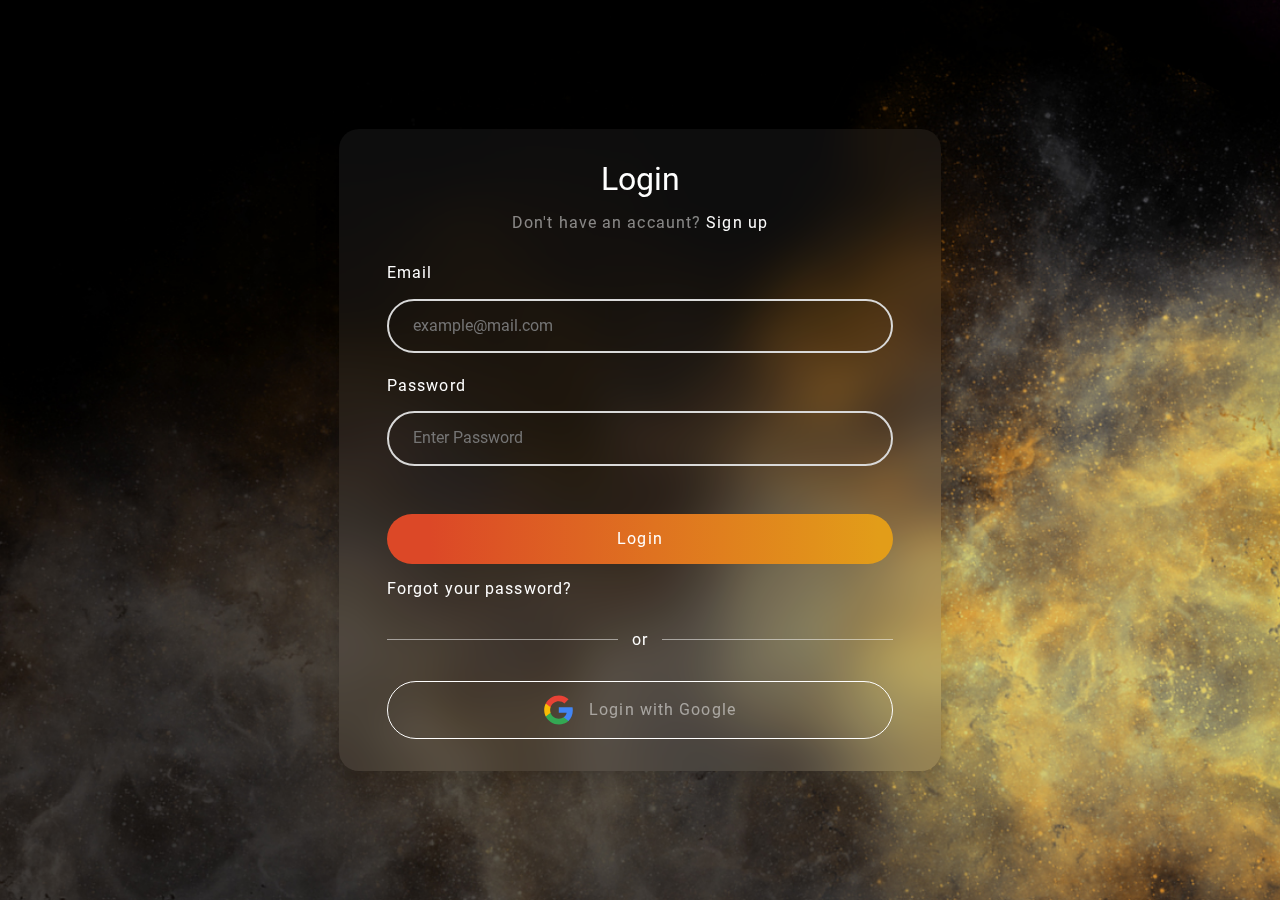
<file: pages/login/index.html>
<!DOCTYPE html>
<html lang="en">

<head>
    <meta charset="UTF-8">
    <meta http-equiv="X-UA-Compatible" content="IE=edge">
    <meta name="viewport" content="width=device-width, initial-scale=1.0">
    <meta name="description" content="Digitalgov Innovation Hub - bu tajribaliIT-mutaxassislar jamoasi. Kompaniya o‘z faoliyati davomida har qanday loyihani ilg‘or xorijiy mamlakatlar tajribasi va innovatsion texnologiyalarga asoslangan yechimlar asosida amalga oshirishni ustuvor vazifa deb hisoblaydi.">
    <title>DigitalGov | Innovation Hub</title>
    <link rel="shortcut icon" href="../../assets/images/favicon.svg" type="image/x-icon">
    <link rel="stylesheet" href="../../assets/normalize/normalize.css">
    <link rel="stylesheet" href="../../assets/normalize/standard.css">
    <link rel="stylesheet" href="style.css">
</head>

<body>
    <div class="login-form">
        <div class="login-form-container">
            <div class="login-title-container">
                <div class="login-title">Login</div>
                <div class="login-sub">
                    Don't have an accaunt? <a class="signup-link" href="../signup/index.html">Sign up</a>
                </div>
            </div>

            <form class="form" action="/action_page.php" method="post">
                <label for="email">Email</label>
                <input type="text" placeholder="example@mail.com" name="email" required>

                <label for="password">Password</label>
                <input type="password" placeholder="Enter Password" name="password" required>

                <button class="login-submit-button" type="submit">Login</button>

                <a class="signup-link" href="">Forgot your password?</a>
            </form>

            <div>
                <div class="login-form-or-text">or</div>
            </div>

            <a class="login-with-google-button" href="">
                <img src="../../assets/images/google.svg" alt="google">
                <div class="google-text">Login with Google</div>
            </a>
        </div>
    </div>
</body>

</html>
</file>
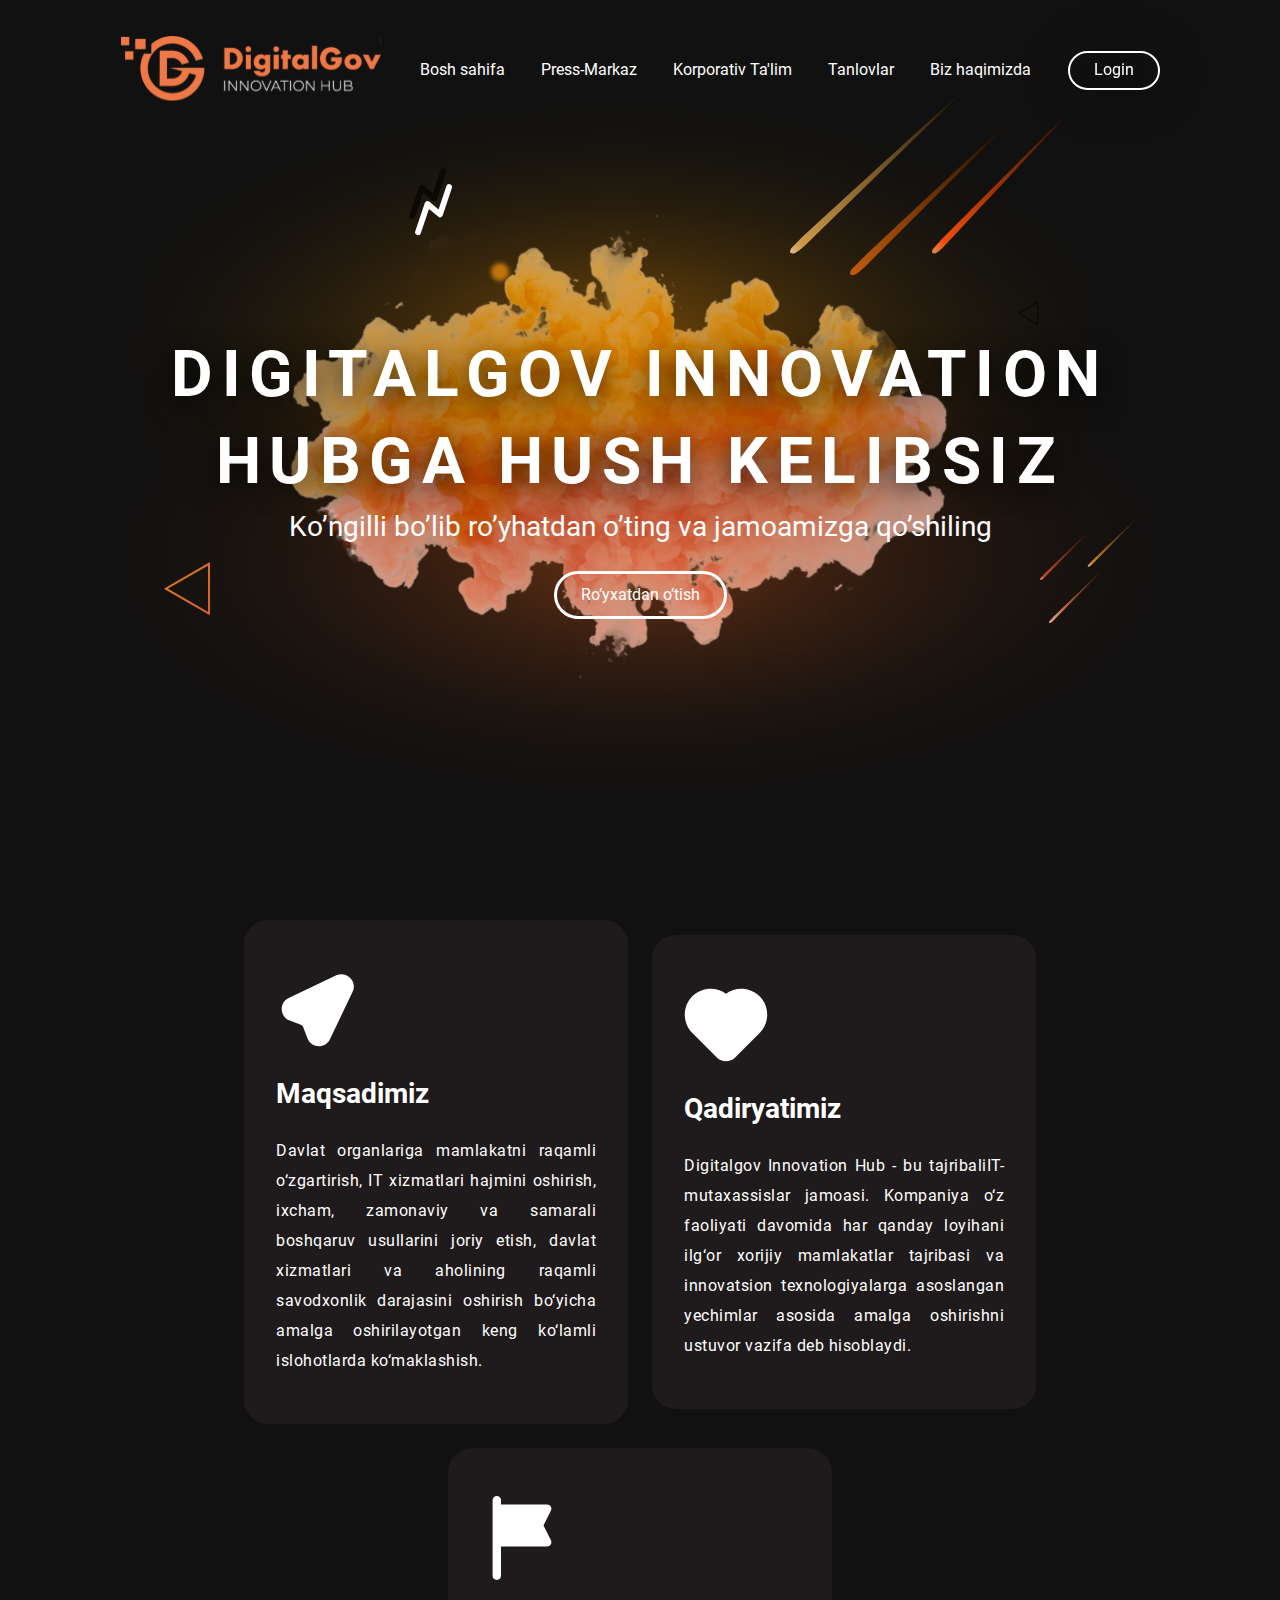
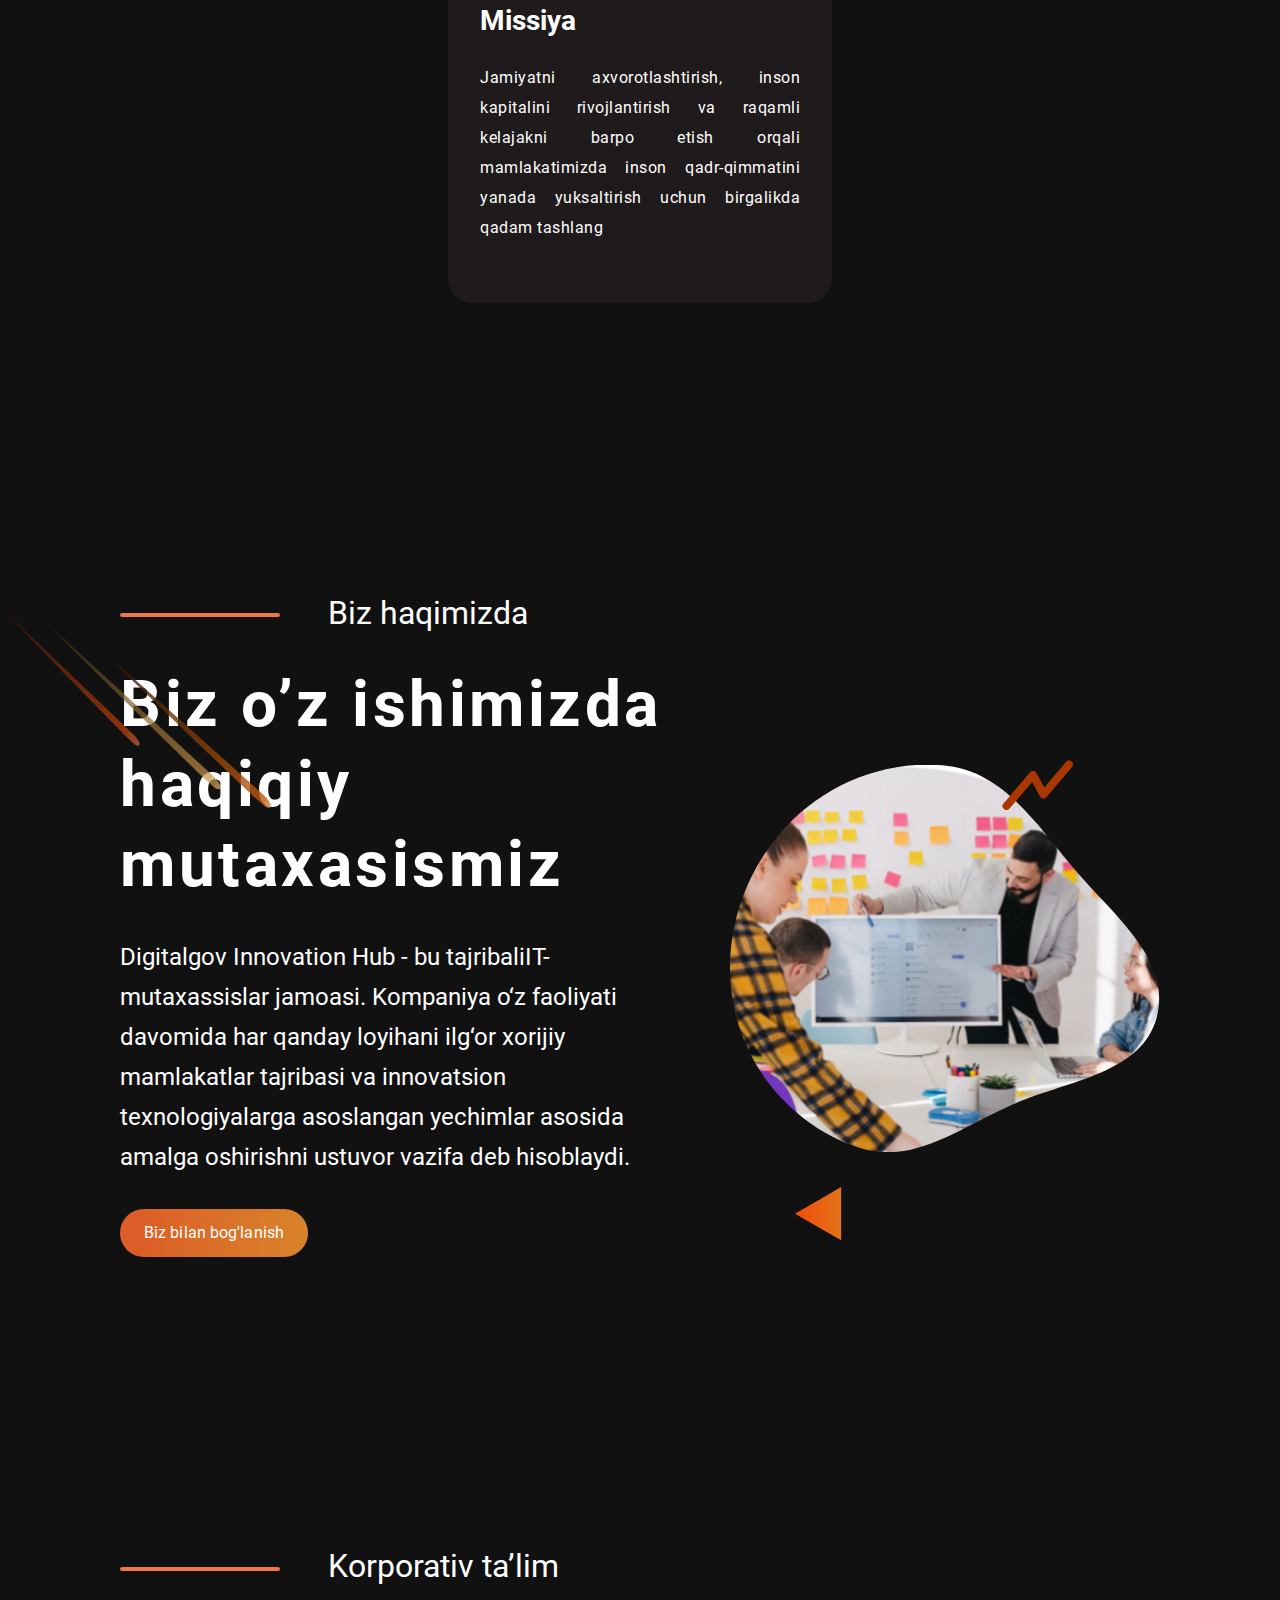
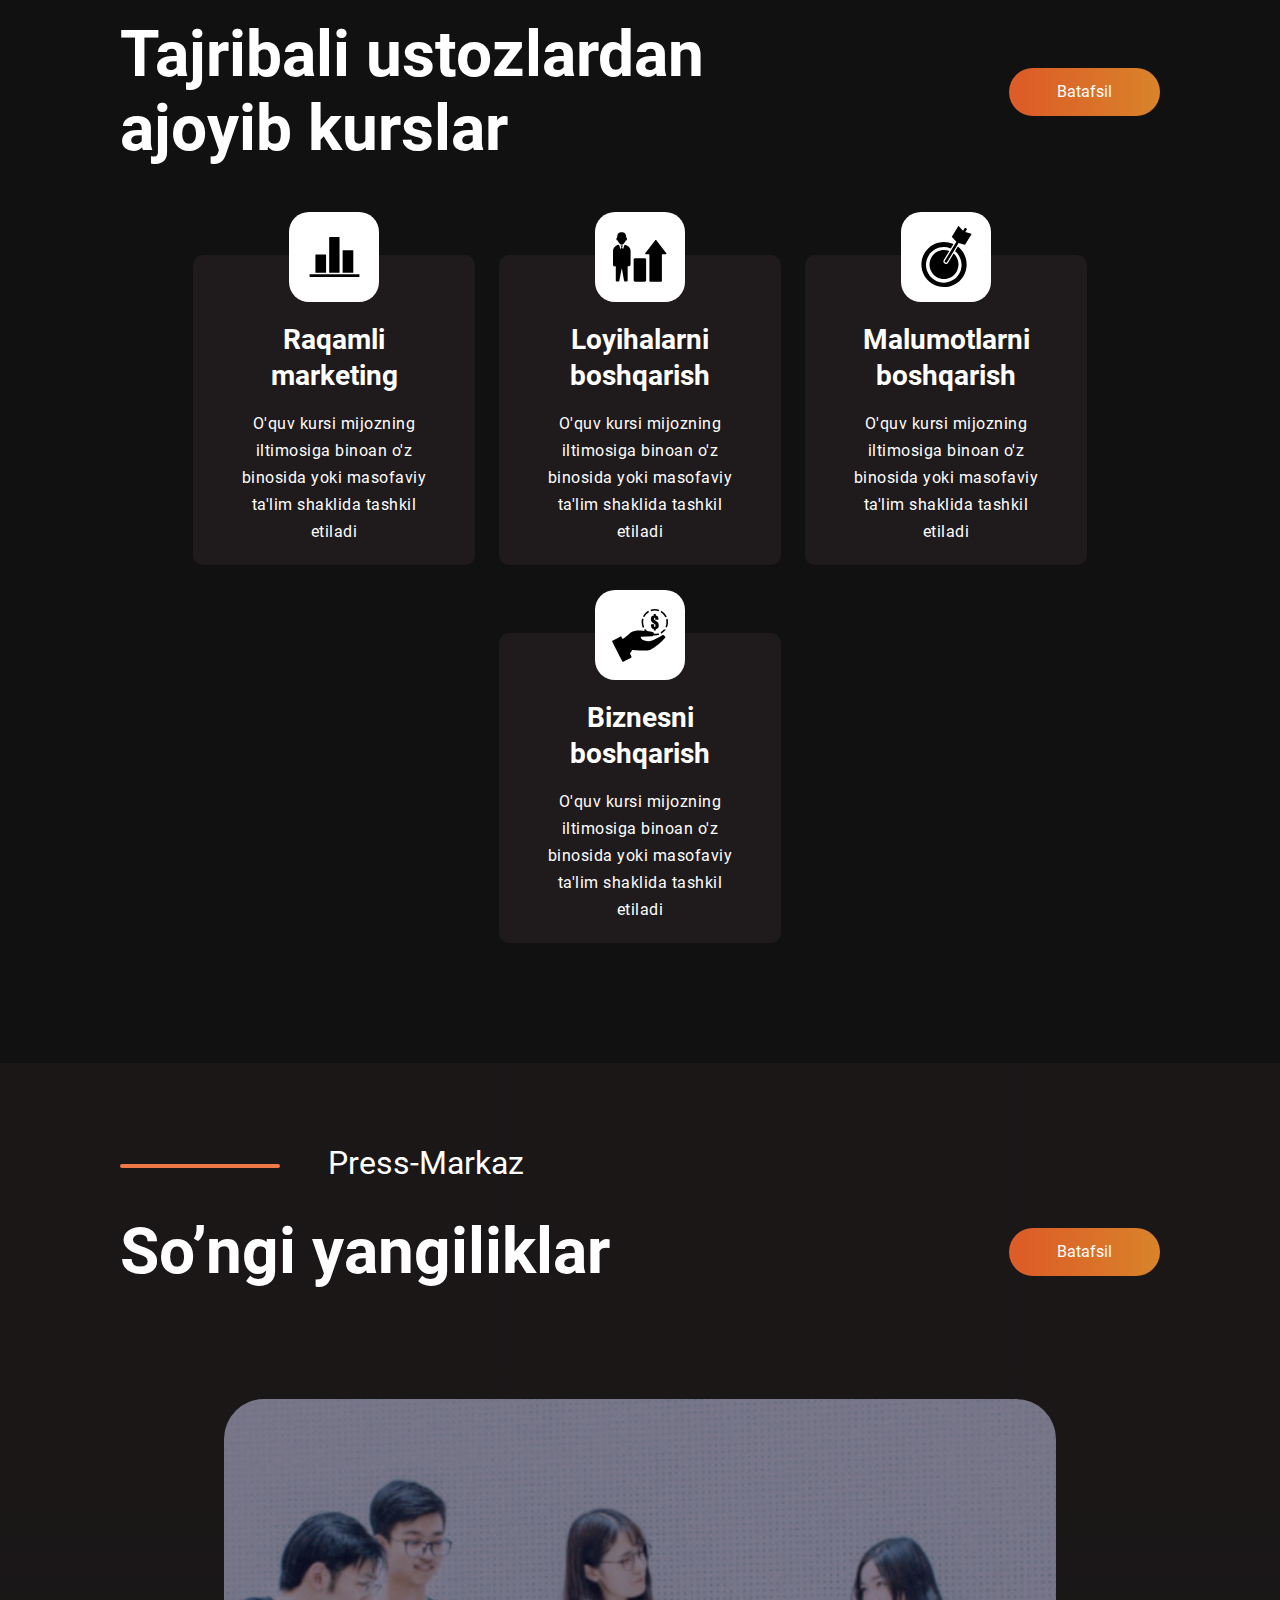
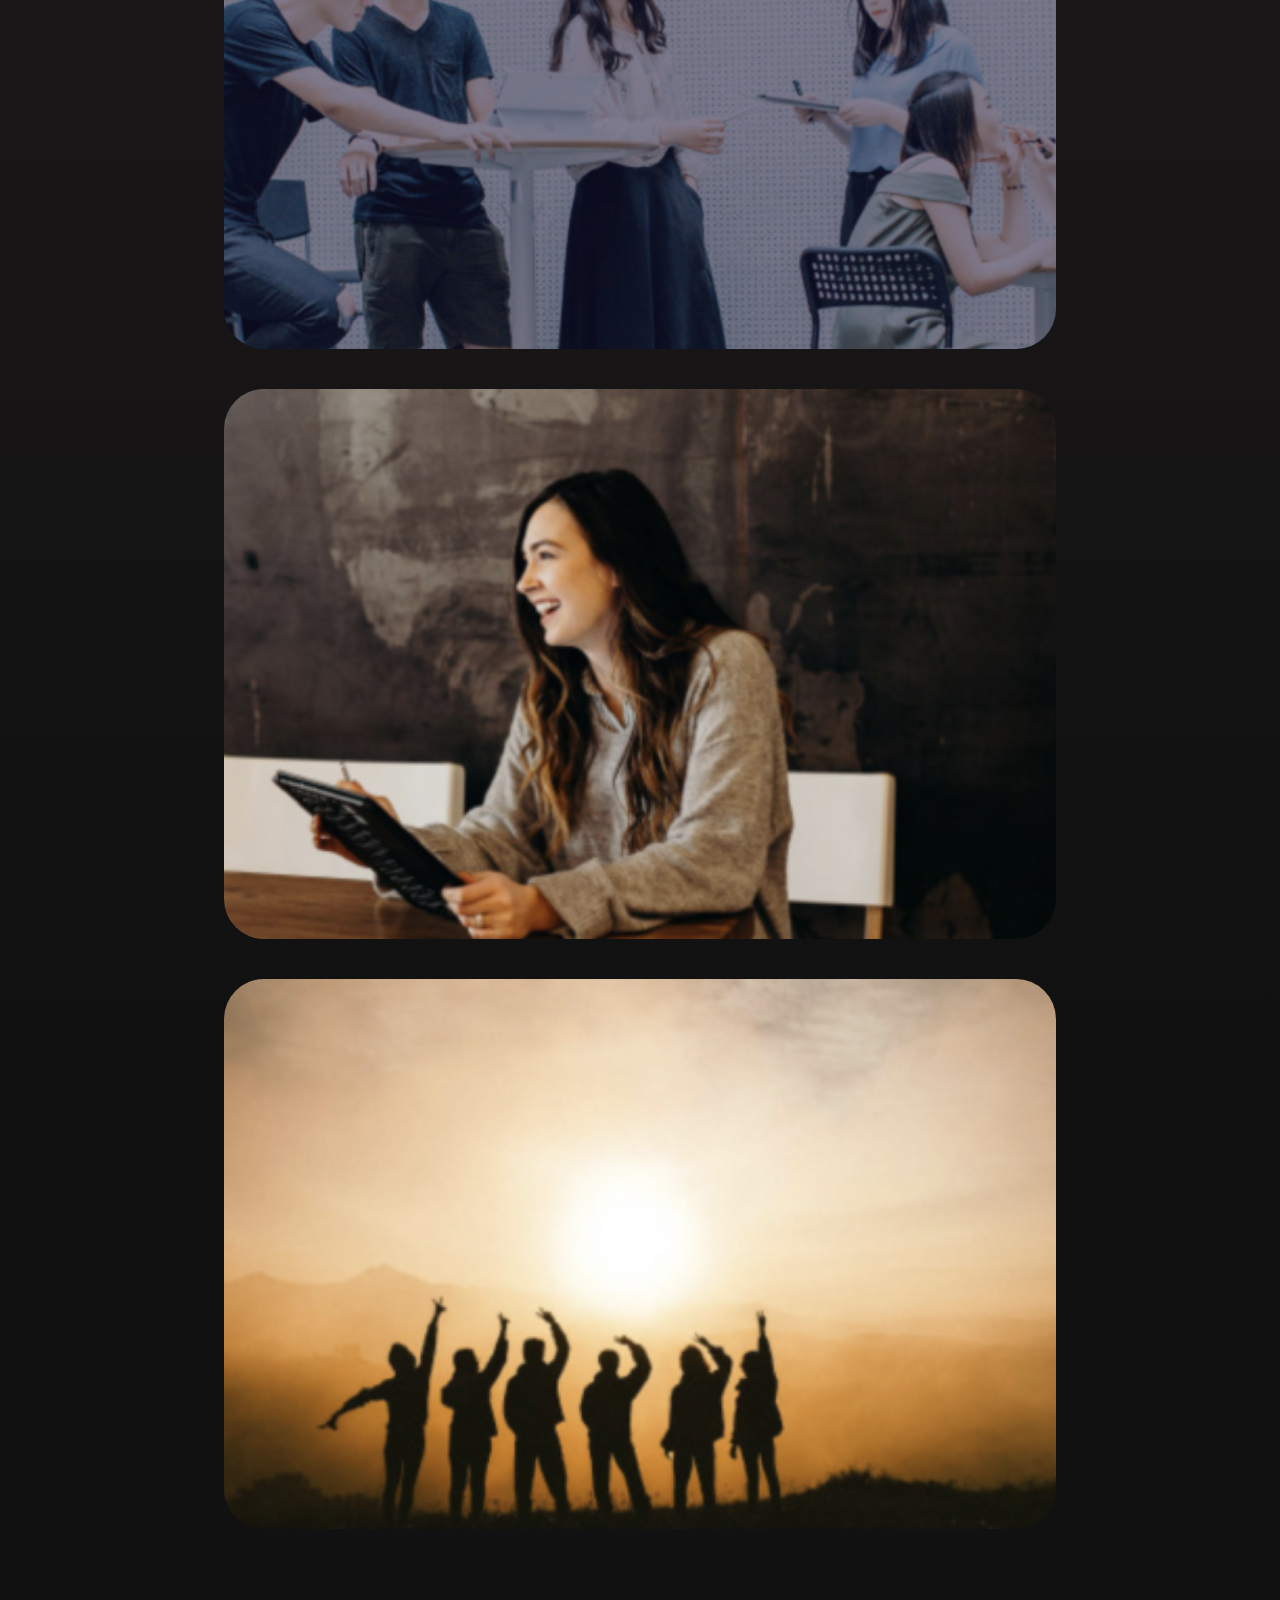
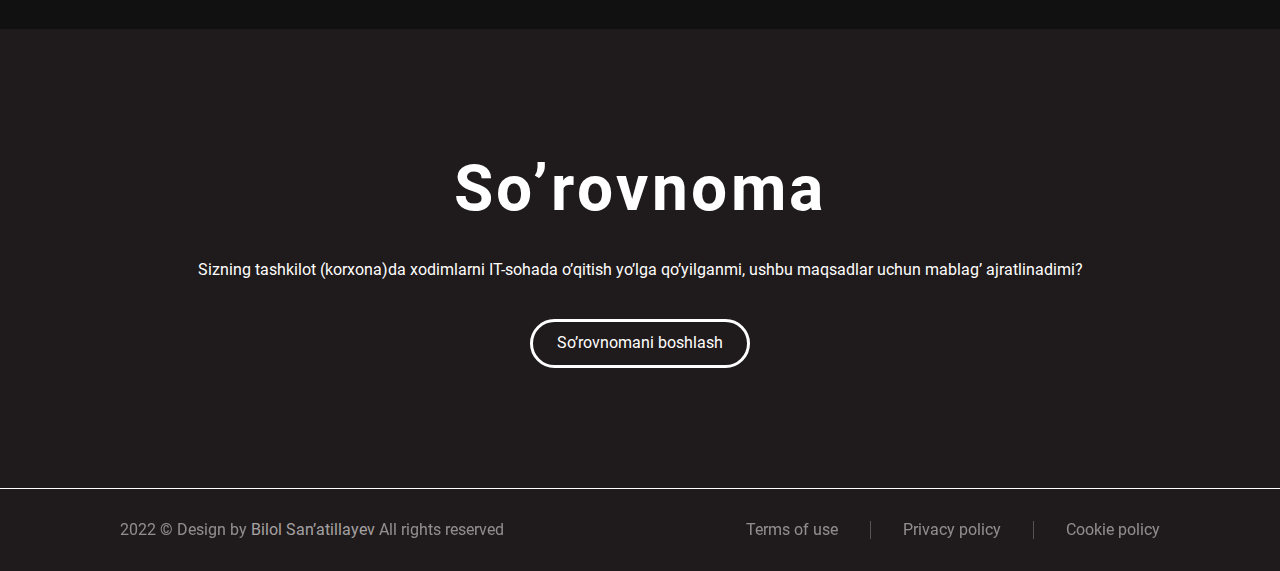
<file: pages/main/index.html>
<!DOCTYPE html>
<html lang="en">
  <head>
    <meta charset="UTF-8" />
    <meta http-equiv="X-UA-Compatible" content="IE=edge" />
    <meta name="viewport" content="width=device-width, initial-scale=1.0" />
    <meta
      name="description"
      content="Digitalgov Innovation Hub - bu tajribaliIT-mutaxassislar jamoasi. Kompaniya o‘z faoliyati davomida har qanday loyihani ilg‘or xorijiy mamlakatlar tajribasi va innovatsion texnologiyalarga asoslangan yechimlar asosida amalga oshirishni ustuvor vazifa deb hisoblaydi."
    />
    <title>DigitalGov | Innovation Hub</title>
    <link
      rel="shortcut icon"
      href="../../assets/images/favicon.svg"
      type="image/x-icon"
    />
    <link rel="stylesheet" href="../../assets/normalize/normalize.css" />
    <link rel="stylesheet" href="../../assets/normalize/standard.css" />
    <link rel="stylesheet" href="style.css" />
    <link rel="stylesheet" href="decorations.css" />
  </head>

  <body>
    <!-- ======== Welcome section ======== -->
    <section class="">
      <div class="welcome-section">
        <div class="welcome-header">
          <div class="welcome-logo">
            <a href="#">
              <img
                width="262"
                height="64.5"
                src="../../assets/images/logo.svg"
                alt="logo"
              />
            </a>
          </div>

          <div class="welcome-nav-items">
            <a class="welcome-nav-item" href="#">Bosh sahifa</a>
            <a class="welcome-nav-item" href="#press-center">Press-Markaz</a>
            <a class="welcome-nav-item" href="#tutor">Korporativ Ta'lim</a>
            <a class="welcome-nav-item" href="#">Tanlovlar</a>
            <a class="welcome-nav-item" href="#about">Biz haqimizda</a>
          </div>

          <a class="welcome-login-button" href="../login/index.html"> Login </a>
          <!-- when logged in -->
          <!--
                    <a class="welcome-user-icon" href="#">
                        <svg class="user-icon-svg">
                            <use xlink:href="../../assets/images/user-icon.svg#userlink"/>
                        </svg>
                    </a>
                -->
        </div>

        <div class="welcome-main-title">
          <div class="welcome-title">
            DIGITALGOV INNOVATION HUBGA HUSH KELIBSIZ
          </div>
          <div class="welcome-sub">
            Ko’ngilli bo’lib ro’yhatdan o’ting va jamoamizga qo’shiling
          </div>
          <a class="welcome-register-button">Ro’yxatdan o’tish</a>
        </div>

        <!-- decorations -->
        <img
          class="decoration-one"
          src="../../assets/images/decoration.svg "
          alt=" "
        />
        <img
          class="decoration-two"
          src="../../assets/images/decoration-two.svg "
          alt=" "
        />
        <img
          class="decoration-four"
          src="../../assets/images/decoration-four.svg "
          alt=" "
        />
        <img
          class="decoration-five"
          src="../../assets/images/decoration-five.svg "
          alt=" "
        />
        <img
          class="decoration-six"
          src="../../assets/images/decoration-six.svg "
          alt=" "
        />
        <img
          class="decoration-ten"
          src="../../assets/images/decoration-ten.svg "
          alt=" "
        />
        <img
          class="decoration-eleven"
          src="../../assets/images/decoration-eleven.svg "
          alt=" "
        />

        <div class="welcome-cards-container">
          <div class="welcome-card">
            <div class="welcome-card-icon">
              <img
                width="84 "
                height="84 "
                src="../../assets/images/location.svg "
                alt=" "
              />
            </div>
            <div class="welcome-card-title">Maqsadimiz</div>
            <div class="welcome-card-text">
              Davlat organlariga mamlakatni raqamli o‘zgartirish, IT xizmatlari
              hajmini oshirish, ixcham, zamonaviy va samarali boshqaruv
              usullarini joriy etish, davlat xizmatlari va aholining raqamli
              savodxonlik darajasini oshirish bo‘yicha amalga oshirilayotgan
              keng ko‘lamli islohotlarda ko‘maklashish.
            </div>
          </div>
          <div class="welcome-card">
            <div class="welcome-card-icon">
              <img
                width="84 "
                height="84 "
                src="../../assets/images/heart.svg "
                alt=" "
              />
            </div>
            <div class="welcome-card-title">Qadiryatimiz</div>
            <div class="welcome-card-text">
              Digitalgov Innovation Hub - bu tajribaliIT-mutaxassislar jamoasi.
              Kompaniya o‘z faoliyati davomida har qanday loyihani ilg‘or
              xorijiy mamlakatlar tajribasi va innovatsion texnologiyalarga
              asoslangan yechimlar asosida amalga oshirishni ustuvor vazifa deb
              hisoblaydi.
            </div>
          </div>
          <div class="welcome-card">
            <div class="welcome-card-icon">
              <img
                width="84 "
                height="84 "
                src="../../assets/images/flag.svg "
                alt="flag "
              />
            </div>
            <div class="welcome-card-title">Missiya</div>
            <div class="welcome-card-text">
              Jamiyatni axvorotlashtirish, inson kapitalini rivojlantirish va
              raqamli kelajakni barpo etish orqali mamlakatimizda inson
              qadr-qimmatini yanada yuksaltirish uchun birgalikda qadam tashlang
            </div>
          </div>
        </div>
      </div>
    </section>

    <!-- ======== About section ======== -->
    <section id="about " class=" ">
      <div class="about-section">
        <div class="section-title">Biz haqimizda</div>

        <div class="about-container">
          <div class="about-text">
            <div class="about-title">
              Biz o’z ishimizda haqiqiy mutaxasismiz
            </div>
            <div class="about-text">
              Digitalgov Innovation Hub - bu tajribaliIT-mutaxassislar jamoasi.
              Kompaniya o‘z faoliyati davomida har qanday loyihani ilg‘or
              xorijiy mamlakatlar tajribasi va innovatsion texnologiyalarga
              asoslangan yechimlar asosida amalga oshirishni ustuvor vazifa deb
              hisoblaydi.
            </div>
            <a class="section-button">Biz bilan bog'lanish</a>
          </div>
          <div class="about-img">
            <img
              width="430 "
              height="406.5 "
              src="../../assets/images/about.svg "
              alt=" "
            />
          </div>
        </div>

        <!-- decorations -->
        <img
          class="decoration-seven"
          src="../../assets/images/decoration-seven.svg "
          alt=" "
        />
        <img
          class="decoration-eight"
          src="../../assets/images/decoration-eight.svg "
          alt=" "
        />
        <img
          class="decoration-nine"
          src="../../assets/images/decoration-nine.svg "
          alt=" "
        />
      </div>
    </section>

    <!-- ======== Tutor section ======== -->
    <section id="tutor " class=" ">
      <div class="tutor-section">
        <div class="section-title">Korporativ ta’lim</div>

        <div class="tutor-title-and-button">
          <div class="tutor-title">Tajribali ustozlardan ajoyib kurslar</div>
          <a class="section-button tutor-button" href="# ">Batafsil</a>
        </div>

        <div class="tutor-cards-section">
          <div class="tutor-card">
            <div class="tutor-card-logo">
              <img
                width="51 "
                height="41 "
                src="../../assets/images/marketing.svg "
                alt="marketing "
              />
            </div>
            <div class="tutor-card-title">Raqamli marketing</div>
            <div class="tutor-card-text">
              O'quv kursi mijozning iltimosiga binoan o'z binosida yoki
              masofaviy ta'lim shaklida tashkil etiladi
            </div>
          </div>
          <div class="tutor-card">
            <div class="tutor-card-logo">
              <img
                width="54.5 "
                height="50 "
                src="../../assets/images/increase.svg "
                alt="increase "
              />
            </div>
            <div class="tutor-card-title">Loyihalarni boshqarish</div>
            <div class="tutor-card-text">
              O'quv kursi mijozning iltimosiga binoan o'z binosida yoki
              masofaviy ta'lim shaklida tashkil etiladi
            </div>
          </div>
          <div class="tutor-card">
            <div class="tutor-card-logo">
              <img
                width="51 "
                height="62 "
                src="../../assets/images/goal.svg "
                alt="goal "
              />
            </div>
            <div class="tutor-card-title">Malumotlarni boshqarish</div>
            <div class="tutor-card-text">
              O'quv kursi mijozning iltimosiga binoan o'z binosida yoki
              masofaviy ta'lim shaklida tashkil etiladi
            </div>
          </div>
          <div class="tutor-card">
            <div class="tutor-card-logo">
              <img
                width="56 "
                height="53 "
                src="../../assets/images/raise.svg "
                alt="raise "
              />
            </div>
            <div class="tutor-card-title">Biznesni boshqarish</div>
            <div class="tutor-card-text">
              O'quv kursi mijozning iltimosiga binoan o'z binosida yoki
              masofaviy ta'lim shaklida tashkil etiladi
            </div>
          </div>
        </div>
      </div>
    </section>

    <!-- ======== Press-center section ======== -->
    <section id="press-center " class=" ">
      <div class="press-center-section">
        <div class="section-title">Press-Markaz</div>

        <div class="press-center-title-and-button">
          <div class="press-center-title">So’ngi yangiliklar</div>
          <a class="section-button press-center-button" href="# ">Batafsil</a>
        </div>
        <div class="press-cards-main-container">
          <div class="press-card press1">
            <div class="content">
              Davlat tashkilotlari xodimlari uchun IT sohada korporativ ta’lim
              qanchalik muhim...
            </div>
          </div>
          <div class="press-cards-inner-container">
            <div class="press-card press2">
              <div class="content">
                Davlat tashkilotlari xodimlari uchun IT sohada korporativ ta’lim
                qanchalik muhim...
              </div>
            </div>
            <div class="press-card press3">
              <div class="content">
                Davlat tashkilotlari xodimlari uchun IT sohada korporativ ta’lim
                qanchalik muhim...
              </div>
            </div>
          </div>
        </div>
      </div>
    </section>

    <!-- ======== Footer section ======== -->
    <footer class=" ">
      <div class="footer-section">
        <div class="footer-container">
          <div class="footer-title">So’rovnoma</div>
          <div class="footer-text">
            Sizning tashkilot (korxona)da xodimlarni IT-sohada oʼqitish yoʼlga
            qoʼyilganmi, ushbu maqsadlar uchun mablagʼ ajratlinadimi?
          </div>
          <a class="footer-button">So’rovnomani boshlash</a>
          <!-- Popup -->
          <div class="overlay" onclick="welcomeBackFnc()"></div>
          <div class="welcome-register-popup">
            <div class="welcome-register-back-btn" onclick="welcomeBackFnc()">
              <img src="../../assets/images/icons8-close.svg " alt="photo " />
            </div>
            <div class="welcome-register-popup-text">Registration form</div>
            <form action="">
              <div class="welcome-register-inputs">
                <div class="input-discription">
                  Ismingiz<input
                    placeholder="John"
                    type="text"
                    class="welcome-register-input"
                  />
                </div>
                <div class="input-discription">
                  Familiyangiz<input
                    placeholder="Jones"
                    type="text"
                    class="welcome-register-input"
                  />
                </div>
                <div class="input-discription">
                  Region ID<input
                    placeholder="12"
                    type="text"
                    class="welcome-register-input"
                  />
                </div>
                <div class="input-discription">
                  O'quvchilar soni<input
                    placeholder="25"
                    type="text"
                    class="welcome-register-input"
                  />
                </div>
                <div class="input-discription">
                  Elektron po'chtangiz<input
                    placeholder="Johnjones@gmailcom"
                    type="email"
                    class="welcome-register-input"
                  />
                </div>
                <div class="input-discription">
                  Telefon raqamingiz<input
                    placeholder="+998 (9X)-XXX-XX-XX"
                    type="text"
                    class="welcome-register-input"
                  />
                </div>

                <div class="input-discription person-type">
                  <div class="selecotr-item">
                    <input
                      type="radio"
                      id="radio1"
                      name="selector"
                      class="selector-item_radio"
                      checked
                    />
                    <label for="radio1" class="selector-item_label"
                      >Individual</label
                    >
                  </div>
                  <div class="selecotr-item">
                    <input
                      type="radio"
                      id="radio2"
                      name="selector"
                      class="selector-item_radio"
                    />
                    <label for="radio2" class="selector-item_label"
                      >Business</label
                    >
                  </div>
                </div>
            </div>
            <button class="welcome-register-inputs-btn">Submit</button>
            </form>

          </div>
          <!-- Popup -->
        </div>
      </div>
      <div class="footer-copyright-container">
        <div class="footer-copyright">
          <span>2022 © Design by</span>
          <a class="copyright-creator" href="https://t.me/sanatillayev "
            >Bilol San’atillayev</a
          >
          <span> All rights reserved</span>
        </div>
        <div class="footer-links">
          <a class="footer-link" href="# ">Terms of use</a>
          <a class="footer-link footer-links-borders" href="# "
            >Privacy policy</a
          >
          <a class="footer-link" href="# ">Cookie policy</a>
        </div>
      </div>
    </footer>

    <script src="./script.js "></script>
  </body>
</html>
</file>
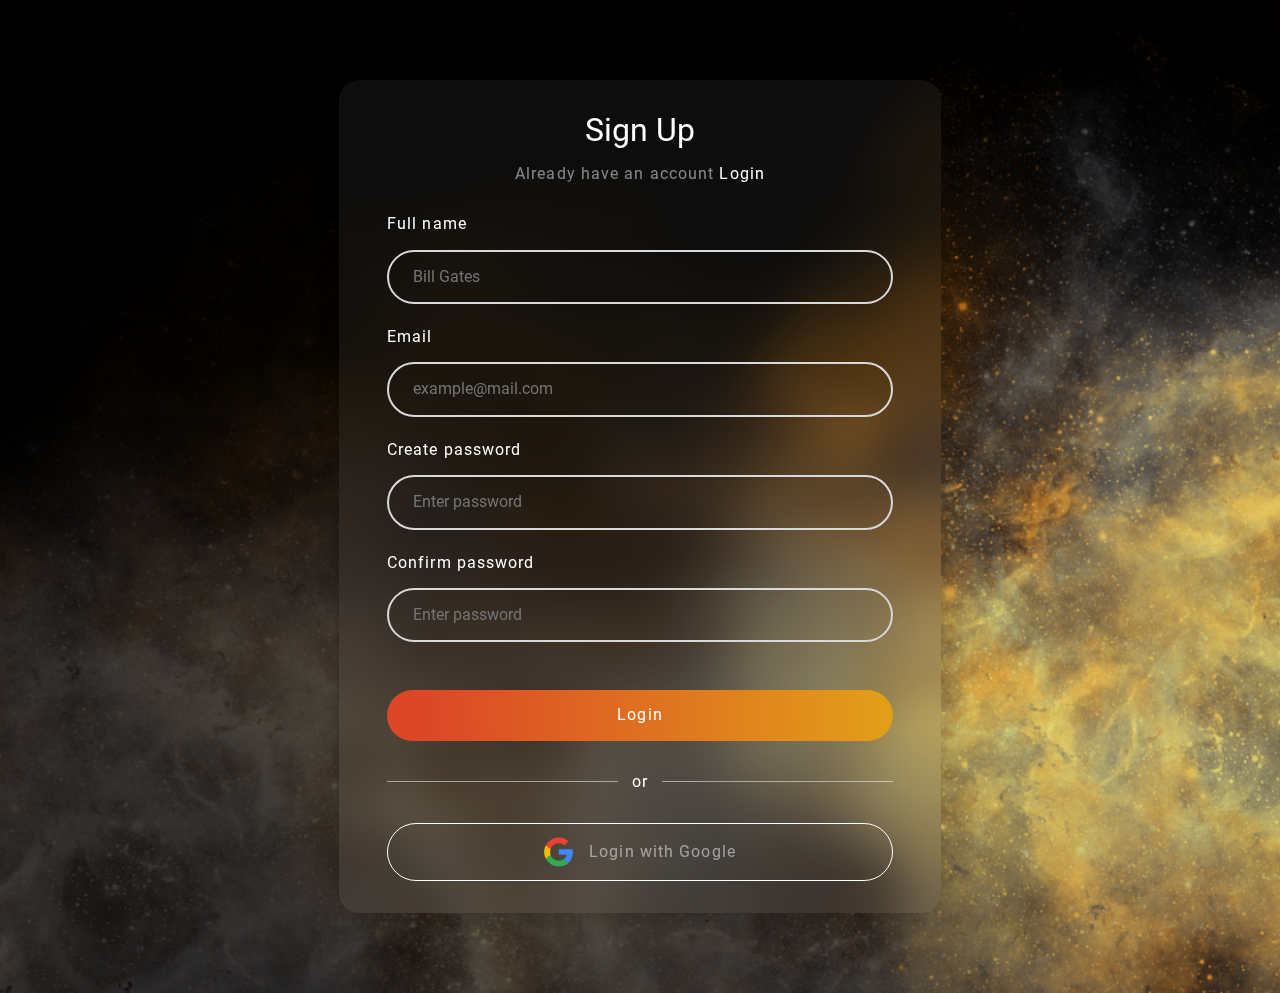
<file: pages/signup/index.html>
<!DOCTYPE html>
<html lang="en">

<head>
    <meta charset="UTF-8">
    <meta http-equiv="X-UA-Compatible" content="IE=edge">
    <meta name="viewport" content="width=device-width, initial-scale=1.0">
    <meta name="description" content="Digitalgov Innovation Hub - bu tajribaliIT-mutaxassislar jamoasi. Kompaniya o‘z faoliyati davomida har qanday loyihani ilg‘or xorijiy mamlakatlar tajribasi va innovatsion texnologiyalarga asoslangan yechimlar asosida amalga oshirishni ustuvor vazifa deb hisoblaydi.">
    <title>DigitalGov | Innovation Hub</title>
    <link rel="shortcut icon" href="../../assets/images/favicon.svg" type="image/x-icon">
    <link rel="stylesheet" href="../../assets/normalize/normalize.css">
    <link rel="stylesheet" href="../../assets/normalize/standard.css">
    <link rel="stylesheet" href="style.css">
</head>

<body>
    <div class="login-form">
        <div class="login-form-container">
            <div class="login-title-container">
                <div class="login-title">Sign Up</div>
                <div class="login-sub">
                    Already have an account <a class="signup-link" href="../login/index.html">Login</a>
                </div>
            </div>

            <form class="form" action="/action_page.php" method="post">
                <label for="fullname">Full name</label>
                <input autocomplete="off" type="text" placeholder="Bill Gates" name="fullname" required>
                <label for="email">Email</label>
                <input autocomplete="off" type="text" placeholder="example@mail.com" name="email" required>

                <label for="password">Create password</label>
                <input autocomplete="off" type="password" placeholder="Enter password" name="password" required>
                <label for="password">Confirm password</label>
                <input autocomplete="off" type="password" placeholder="Enter password" name="password" required>

                <button class="login-submit-button" type="submit">Login</button>
            </form>

            <div>
                <div class="login-form-or-text">or</div>
            </div>

            <a class="login-with-google-button" href="">
                <img src="../../assets/images/google.svg" alt="google">
                <div class="google-text">Login with Google</div>
            </a>
        </div>
    </div>
</body>

</html>
</file>
<file: assets/normalize/standard.css>
/* ======== Fonts ======== */

@font-face {
    font-family: roboto300;
    src: local('sans-serif'), url(../fonts/Roboto-Thin.ttf);
    font-display: swap;
}

@font-face {
    font-family: roboto400;
    src: local('sans-serif'), url(../fonts/Roboto-Regular.ttf);
    font-display: swap;
}

@font-face {
    font-family: roboto500;
    src: local('sans-serif'), url(../fonts/Roboto-Medium.ttf);
    font-display: swap;
}

@font-face {
    font-family: roboto700;
    src: local('sans-serif'), url(../fonts/Roboto-Bold.ttf);
    font-display: swap;
}


/* ======== Colors ======== */

:root {
    --primary: #AA3600;
    --on-primary: #ffffff;
    --on-background: #1F1A1B;
    --on-surface: #1F1A1B;
    --shadow: #000000;
}


/* ======== Styles ======== */

* {
    color: #ffffff;
    font-family: roboto400;
    scroll-behavior: smooth;
}

html {
    box-sizing: border-box;
    background-color: #111111;
}

html::-webkit-scrollbar {
    display: none;
    /* overflow-x: hidden; */
}

section {
    margin-inline: auto;
    padding-inline: 120px;
    max-width: 1440px;
    padding-top: 80px;
}


/* top of the page, no need for padding-top */

section:first-child {
    padding-top: 0;
}

section:nth-child(5) {
    padding-inline: 0;
}

a {
    text-decoration: none;
}

.section-title {
    font-family: roboto400;
    font-size: 32px;
    line-height: 40px;
    letter-spacing: 0em;
    text-align: left;
    margin-bottom: 32px;
}

.section-title:before {
    content: "";
    display: inline-block;
    width: 160px;
    vertical-align: middle;
    border-bottom: 4px solid #EE7846;
    border-radius: 2px;
    margin-right: 48px;
}

.section-button {
    text-decoration: none;
    display: block;
    width: fit-content;
    padding: 12px 24px;
    background: linear-gradient(90deg, #DC5D27 7.89%, #D88D2B 122.81%);
    border-radius: 52px;
    font-family: roboto400;
    font-size: 16px;
    letter-spacing: 0.1px;
    line-height: 24px;
    transition: all 0.2s;
}

.section-button:hover {
    background: linear-gradient(83.88deg, #C5450F 11.23%, #C64810 71.96%, #DB681C 108.43%, #D87E2B 164.65%);
    box-shadow: 0px 3px 26px rgba(241, 77, 8, 0.35);
    border-color: none;
    transform: translateY(-2px);
}

.section-button:active {
    box-shadow: none;
    transform: translateY(3px);
}
</file>
<file: pages/login/style.css>
body {
    background-image: url(../../assets/images/login-bg.png);
    background-repeat: no-repeat;
    background-position: center;
    background-size: cover;
    width: 100vw;
    height: 100vh;
    display: grid;
    place-items: center;
}

.login-form {
    padding: 32px 48px;
    background: rgba(255, 255, 255, 0.05);
    box-shadow: 0px 4px 24px -1px rgba(0, 0, 0, 0.2);
    backdrop-filter: blur(20px);
    border-radius: 20px;
}

.login-form-container {
    display: flex;
    flex-direction: column;
    gap: 32px;
}

.login-title-container {
    display: flex;
    flex-direction: column;
    justify-content: center;
    align-items: center;
    gap: 16px;
}

.login-title {
    font-size: 32px;
}

.login-sub {
    color: rgba(255, 255, 255, 0.5);
    letter-spacing: 1.1px;
}

.signup-link {
    letter-spacing: 1.1px;
    color: #fff;
    display: inline-block;
    position: relative;
    width: max-content;
}

.signup-link:after {
    content: '';
    position: absolute;
    width: 100%;
    transform: scaleX(0);
    height: 1px;
    bottom: -2px;
    left: 0;
    background-color: #ffffff;
    transform-origin: bottom right;
    transition: transform 0.25s ease-out;
}

.signup-link:hover:after {
    transform: scaleX(1);
    transform-origin: bottom left;
}

.form {
    display: flex;
    flex-direction: column;
}

label {
    letter-spacing: 1.1px;
    margin-bottom: 16px;
}

input {
    width: 454px;
    background-color: transparent;
    border: 2px solid #D9D9D9;
    border-radius: 40px;
    padding: 16px 24px;
    margin-bottom: 24px;
}

.login-submit-button {
    border: none;
    padding-block: 16px;
    width: 100%;
    background: linear-gradient(88.64deg, #DC4827 8.59%, #E29D19 97.16%);
    border-radius: 52px;
    letter-spacing: 1.1px;
    margin-bottom: 16px;
    margin-top: 24px;
    cursor: pointer;
    transition: all 0.2s;
}

.login-submit-button:hover {
    background: linear-gradient(83.88deg, #C5450F 11.23%, #C64810 71.96%, #DB681C 108.43%, #D87E2B 164.65%);
    /* 2 */
    box-shadow: 0px 3px 26px rgba(241, 77, 8, 0.35);
    transform: translateY(-2px);
}

.login-submit-button:active {
    box-shadow: none;
    transform: translateY(2px);
}

.login-form-or-text {
    display: flex;
    flex-direction: row;
    letter-spacing: 1.1px;
    user-select: none;
}

.login-form-or-text:before,
.login-form-or-text:after {
    content: "";
    flex: 1 1;
    border-bottom: 1px solid rgba(255, 255, 255, 0.5);
    margin: auto;
}

.login-form-or-text:before {
    margin-right: 14px
}

.login-form-or-text:after {
    margin-left: 14px
}

.login-with-google-button {
    display: flex;
    justify-content: center;
    align-items: center;
    gap: 16px;
    border: 1px solid #ffffff;
    border-radius: 52px;
    padding-block: 13px;
    letter-spacing: 1.1px;
    transition: all 0.2s;
}

.login-with-google-button div {
    color: rgba(255, 255, 255, 0.5);
}

.login-with-google-button:hover {
    padding-block: 11px;
    border: 3px solid;
    transform: translateY(-1px);
}

.login-with-google-button:active {
    transform: translateY(1px);
}

.google-text {
    transition: all 0.2s;
}

.login-with-google-button:hover .google-text {
    color: #fff;
}

@media only screen and (max-width: 767px) {
    .login-form {
        padding: 24px 32px;
    }
    input {
        width: 350px;
    }
}

@media only screen and (max-width: 600px) {
    .login-form {
        padding: 24px 32px;
    }
    input {
        width: 250px;
    }
}

@media only screen and (max-width: 400px) {
    .login-form {
        padding: 16px 24px;
    }
    input {
        width: 200px;
    }
}
</file>
<file: pages/main/style.css>
/* ======== Welcome section ======== */

section:first-child {
    background-image: url(../../assets/images/welcome-bg.svg);
    background-position: top 0px left 50%;
    background-repeat: no-repeat;
}

.welcome-section {
    padding-bottom: 210px;
}

.welcome-header {
    display: flex;
    padding-top: 36px;
    align-items: center;
    justify-content: space-between;
}

.welcome-nav-items {
    display: flex;
}

.welcome-nav-item,
.welcome-user-icon {
    padding: 18px;
    transition: 0.2s;
}

.welcome-nav-item {
    text-decoration: none;
    width: max-content;
}

.user-icon-svg {
    width: 28px;
    height: 28px;
    stroke: #ffffff;
    transition: all 0.2s;
}

.welcome-nav-item:hover {
    color: #DB6728;
}

.user-icon-svg:hover {
    stroke: #DB6728;
}

.welcome-user-icon:hover .user-icon-svg {
    stroke: #DB6728;
}

.welcome-login-button {
    padding: 8px 24px;
    border: 2px solid #ffffff;
    border-radius: 52px;
    border: 2px solid #FFFFFF;
    filter: drop-shadow(0px 2px 23px #000000);
    transition: all 0.2s;
}

.welcome-login-button:hover {
    background: linear-gradient(83.88deg, #C5450F 11.23%, #C64810 71.96%, #DB681C 108.43%, #D87E2B 164.65%);
    box-shadow: 0px 3px 26px rgba(241, 77, 8, 0.35);
    border-color: transparent;
    transform: translateY(-2px);
}

.welcome-login-button:active {
    box-shadow: none;
    transform: translateY(3px);
}

.welcome-main-title {
    min-height: 740px;
    display: flex;
    justify-content: center;
    align-items: center;
    flex-direction: column;
}

.welcome-title {
    font-family: roboto700;
    font-size: 64px;
    font-weight: 700;
    line-height: 87px;
    letter-spacing: 8.5px;
    text-align: center;
    max-width: 950px;
    margin-bottom: 4px;
    z-index: 1;
    text-shadow: -1px 6px 27px rgba(0, 0, 0, 0.79);
}

.welcome-sub {
    font-size: 28px;
    font-weight: 400;
    line-height: 36px;
    letter-spacing: 0em;
    text-align: center;
    margin-bottom: 26px;
}

.welcome-register-button {
    display: block;
    text-decoration: none;
    padding: 12px 24px;
    border: 3px solid #ffffff;
    border-radius: 52px;
    transition: 0.2s;
}

.welcome-register-button:hover {
    background: linear-gradient(83.88deg, #C5450F 11.23%, #C64810 71.96%, #DB681C 108.43%, #D87E2B 164.65%);
    box-shadow: 0px 3px 26px rgba(241, 77, 8, 0.35);
    border-color: transparent;
    border-inline: none;
    transform: translateY(-2px);
}

.welcome-register-button:active {
    box-shadow: none;
    transform: translateY(3px);
}


/* welcome-register popup */

.overlay {
    display: none;
    top: 0;
    left: 0;
    position: fixed;
    background-color: #000000aa;
    opacity: 0;
    width: 100vw;
    height: 100vh;
    animation: welcomeoverlay 0.4s forwards;
    transition-timing-function: ease-out;
    z-index: 4;
    cursor: pointer;
}

@keyframes welcomeoverlay {
    from {
        opacity: 0;
    }
    to {
        opacity: 1;
    }
}

.welcome-register-popup {
    position: fixed;
    top: 20vh;
    display: none;
    width: 60vw;
    z-index: 5;
    animation: mymove 0.4s forwards;
    transition-timing-function: ease-out;
    background-color: #C64810;
    border-radius: 20px;
    background: rgba(255, 255, 255, 0.05);
    box-shadow: 0px 4px 24px -1px rgb(0 0 0 / 20%);
    backdrop-filter: blur(20px);
    border-radius: 20px;
    text-align: center;
}

@keyframes mymove {
    from {
        top: 50%;
    }
    to {
        top: 10vh;
    }
}

.welcome-register-back-btn {
    text-align: end;
}

.welcome-register-back-btn img {
    width: 20px;
    height: 20px;
    border-radius: 50%;
    transition: 0.5s;
    position: absolute;
    top: 1rem;
    right: 1rem;
    cursor: pointer;
}

.welcome-register-popup-text {
    margin-top: 25px;
    font-family: roboto700;
    font-size: 2rem;
    font-weight: 700;
    text-align: center;
    max-width: 404px;
    margin-inline: auto;
}


/* --------------- */

.welcome-register-popup-blanks {
    display: flex;
    flex-direction: column;
    justify-content: center;
    align-items: center;
    margin: 0 auto;
    width: 40%;
    background-color: rgb(31, 26, 27);
    border-radius: 20px;
    padding: 25px;
    background-position: top 202px left 45%;
    z-index: 6;
}

.welcome-register-inputs {
    display: flex;
    align-items: center;
    justify-content: center;
    flex-wrap: wrap;
    gap: 25px;
    margin: 25px 0;
}

.input-discription {
    display: flex;
    flex-direction: column;
    justify-content: start;
    align-items: flex-start;
}

.welcome-register-input {
    border: 2px solid rgb(255, 255, 255);
    color: rgb(255, 255, 255);
    background-color: rgba(255, 255, 255, 0);
    font-size: 20px;
    padding: 10px 40px;
    border-radius: 52px;
    transition: 0.2s;
    margin-top: 7px;
}

.welcome-register-input:hover {
    cursor: pointer;
}

.welcome-register-input:focus {
    transform: translateY(-3px);
    box-shadow: rgba(0, 0, 0, 0.5) 0px 10px 36px 0px, rgba(0, 0, 0, 0.4) 0px 0px 0px 1px;
    outline: 0;
    cursor: text;
}

.welcome-register-input::placeholder {
    color: rgb(149, 149, 149);
}

.welcome-register-inputs-btn {
    padding: 10px 50px;
    font-size: 20px;
    background-color: #ffffff00;
    border: 2px solid #ffffff;
    border-radius: 52px;
    transition: 0.2s;
    margin-bottom: 25px;
}

.welcome-register-inputs-btn:hover {
    background: linear-gradient(83.88deg, #C5450F 11.23%, #C64810 71.96%, #DB681C 108.43%, #D87E2B 164.65%);
    box-shadow: 3px 3px 26px rgba(241, 77, 8, 0.35);
    border-color: transparent;
    transform: translateY(-2px);
}

.person-type {
    display: flex;
    flex-direction: row;
    gap: 30px;
    color: rgb(255, 255, 255);
    transition: 0.2s;
    padding: 10px;
    margin-top: 25px;
}


/* 

.person-type input {
    position: absolute;
    opacity: 0;
    cursor: pointer;
    height: 0;
    width: 0;
} */

:root {
    --white: #fff;
    --smoke-white: #f1f3f5;
    --blue: #4169e1;
}

.selector {
    position: relative;
    width: 60%;
    background-color: var(--smoke-white);
    height: 80px;
    display: flex;
    justify-content: space-around;
    align-items: center;
    border-radius: 9999px;
    box-shadow: 0 0 16px rgba(0, 0, 0, .2);
}

.selecotr-item {
    position: relative;
    flex-basis: calc(70% / 3);
    height: 100%;
    display: flex;
    justify-content: center;
    align-items: center;
}

.selector-item_radio {
    appearance: none;
    display: none;
}

.selector-item_label {
    position: relative;
    height: 59%;
    width: 100%;
    text-align: center;
    border-radius: 40px;
    padding: 0 20px;
    line-height: 298%;
    font-weight: 500;
    transition-duration: .5s;
    transition-property: transform, color, box-shadow;
    transform: none;
    box-shadow: 0 0 4px rgba(0, 0, 0, .5), 0 2px 4px rgba(0, 0, 0, .5);
    cursor: pointer;
}

.selector-item_radio:checked+.selector-item_label {
    border: 2px solid white;
    color: var(--white);
    box-shadow: 0 0 4px rgba(0, 0, 0, .5), 0 2px 4px rgba(0, 0, 0, .5);
    transform: translateY(-2px);
}

@media (max-width:480px) {
    .selector {
        width: 90%;
    }
}

.person-type-text {}


/* welcome-register popup */

.welcome-cards-container {
    display: flex;
    justify-content: center;
    align-items: center;
    gap: 24px;
    flex-wrap: wrap;
    margin-top: -110px;
}

.welcome-card {
    display: flex;
    flex-direction: column;
    padding: 48px 32px;
    width: 320px;
    min-height: 359px;
    background-color: #1F1A1B;
    border-radius: 24px;
    transition: 0.4s;
    cursor: pointer;
}

.welcome-card:hover {
    background: linear-gradient(211.44deg, #D7932B -6.77%, #DB5C26 87.09%);
    border-radius: 24px;
    ;
    transform: translateY(-10px);
    box-shadow: 0px 3px 26px rgba(241, 77, 8, 0.35);
}

.welcome-card-title {
    font-family: roboto700;
    font-size: 28px;
    line-height: 36px;
    letter-spacing: 0em;
    margin-top: 19px;
    margin-bottom: 24px;
}

.welcome-card-text {
    text-align: justify;
    font-size: 16px;
    line-height: 30px;
    letter-spacing: 0.5px;
}


/* ======== About section ======== */

.about-container {
    display: flex;
    gap: 55px;
    align-items: center;
}

.about-text {
    display: flex;
    flex-direction: column;
    gap: 32px;
}

.about-title {
    font-family: roboto700;
    font-size: 64px;
    line-height: 80px;
    letter-spacing: 3.5px;
    text-align: left;
}

.about-text {
    font-size: 24px;
    line-height: 40px;
    letter-spacing: 0em;
    text-align: left;
}


/* ======== Tutor section ======== */

.tutor-section {
    padding-bottom: 120px;
}

.tutor-title-and-button {
    display: flex;
    justify-content: space-between;
    align-items: center;
    flex-wrap: wrap;
    gap: 40px;
}

.tutor-title {
    font-family: roboto700;
    font-size: 64px;
    max-width: 680px;
}

.tutor-button {
    padding-inline: 47.5px;
}

.tutor-cards-section {
    display: flex;
    justify-content: center;
    align-items: center;
    gap: 68px 24px;
    margin-top: 90px;
    flex-wrap: wrap;
}

.tutor-card {
    background-color: #1F1A1B;
    border-radius: 10px;
    display: flex;
    flex-direction: column;
    justify-content: center;
    align-items: center;
    padding-inline: 34px;
    padding-bottom: 20px;
    width: 214px;
    height: 290px;
    transition: all 0.3s;
    cursor: pointer;
}

.tutor-card:hover {
    background: linear-gradient(36.91deg, #F14D08 17.18%, #CD9B4B 100%);
    transform: translateY(-7px);
    box-shadow: 0px 3px 26px rgba(241, 77, 8, 0.35);
}

.tutor-card-logo {
    width: 90px;
    height: 90px;
    display: grid;
    place-items: center;
    background-color: #ffffff;
    border-radius: 20px;
    position: relative;
    top: -43px;
    margin-bottom: -23px;
}

.tutor-card-title {
    font-family: roboto700;
    font-size: 28px;
    line-height: 36px;
    letter-spacing: 0em;
    text-align: center;
    margin-bottom: 16px;
}

.tutor-card-text {
    font-size: 16px;
    line-height: 27px;
    letter-spacing: 0.5px;
    text-align: center;
}


/* ======== Press-center section ======== */

section:nth-child(4) {
    background: linear-gradient(180deg, rgba(31, 26, 27, 0.68) 20.3%, rgba(31, 26, 27, 0) 72.71%);
}

.press-center-section {
    padding-bottom: 100px;
}

.press-center-title-and-button {
    display: flex;
    justify-content: space-between;
    align-items: center;
    flex-wrap: wrap;
    gap: 40px;
}

.press-center-title {
    font-family: roboto700;
    font-size: 64px;
    max-width: 680px;
}

.press-center-button {
    padding-inline: 47.5px;
    z-index: 2;
}

.press-cards-main-container {
    display: flex;
    justify-content: center;
    align-items: center;
    flex-wrap: wrap;
    gap: 40px 24px;
    margin-top: 110px;
}

.press-cards-inner-container {
    display: flex;
    flex-direction: column;
    justify-content: center;
    align-items: center;
    gap: 40px 24px;
}

.press1 {
    width: 680px;
    height: 550px;
    background-image: url(../../assets/images/press1.png);
}

.press2 {
    width: 496px;
    height: 263px;
    background-image: url(../../assets/images/press2.png);
}

.press3 {
    width: 496px;
    height: 263px;
    background-image: url(../../assets/images/press3.png);
}

.press-card {
    display: flex;
    align-items: flex-end;
    overflow: hidden;
    background-size: cover;
    background-position: center;
    border-radius: 40px;
    cursor: pointer;
    z-index: 2;
    transition: all 0.3s;
}

.content {
    width: 100%;
    padding: 15px 25px;
    box-sizing: border-box;
    display: flex;
    justify-content: space-between;
    align-items: center;
    background: rgba(220, 93, 39, 0.65);
    border-radius: 0px 0px 40px 40px;
    color: white;
    transform: translateY(100%);
    transition: all 0.3s;
    font-family: roboto400;
    font-size: 32px;
    line-height: 40px;
    letter-spacing: 0em;
    text-align: left;
}

.press-card:hover .content {
    transform: translateY(0);
}

.press-card:hover {
    transform: translateY(-10px);
    box-shadow: 0px 3px 26px rgba(241, 77, 8, 0.35);
}


/* ======== Press-center section ======== */

footer {
    max-width: 1680px;
    padding-top: 120px;
    margin-inline: auto;
    background-color: #1F1A1B;
}

.footer-section {
    max-width: 1440px;
    margin: 0 auto;
}

.footer-container {
    padding: 0 120px 120px;
    display: flex;
    flex-direction: column;
    justify-content: center;
    align-items: center;
}

.footer-title {
    font-family: roboto700;
    font-size: 64px;
    line-height: 80px;
    letter-spacing: 3.5px;
    margin-bottom: 32px;
}

.footer-text {
    margin-bottom: 40px;
    text-align: center;
}

.footer-button {
    display: block;
    text-decoration: none;
    padding: 12px 24px;
    border: 3px solid #ffffff;
    border-radius: 52px;
    transition: all 0.2s;
}

.footer-button:hover {
    background: linear-gradient(83.88deg, #C5450F 11.23%, #C64810 71.96%, #DB681C 108.43%, #D87E2B 164.65%);
    box-shadow: 0px 3px 26px rgba(241, 77, 8, 0.35);
    border-inline: none;
    border-color: transparent;
    transform: translateY(-3px);
}

.footer-button:active {
    box-shadow: none;
    transform: translateY(3px);
}

.footer-copyright-container {
    max-width: 1440px;
    display: flex;
    justify-content: space-between;
    padding: 32px 120px;
    border-top: 1px solid #ffffff;
}

.footer-links {
    display: flex;
    gap: 10px 32px;
    flex-wrap: wrap;
    justify-content: center;
    align-items: center;
}

.footer-link {
    width: max-content;
}

.footer-links-borders {
    padding-inline: 32px;
    border-left: 1px solid rgba(255, 255, 255, 0.5);
    border-right: 1px solid rgba(255, 255, 255, 0.5);
}

.footer-copyright span,
.footer-link {
    text-decoration: none;
    opacity: 0.5;
    transition: all 0.2s;
}

.copyright-creator {
    font-weight: 500;
    color: rgba(255, 255, 255, 0.6);
    transition: 0.2s;
}

.copyright-creator:hover,
.footer-link:hover {
    color: white;
    opacity: 1;
}


/* 
Cross Platform Section

Desktop: width >= 1280px
Tablet: 1279px >= width >= 780px
Mobile: 779px >= width >= 320px

All the above is for Desktop, so we should build for Tablets and Mobile Phones
*/

@media only screen and (max-width: 1440px) {
    .press1,
    .press2,
    .press3 {
        width: 80%;
        height: 550px;
    }
}


/* For TABLETS */

@media only screen and (max-width: 1279px) {
    section {
        padding-inline: 40px;
    }
    .welcome-nav-items {
        display: none;
    }
    .welcome-title,
    .about-title,
    .tutor-title,
    .press-center-title,
    .footer-title {
        font-size: 48px;
        line-height: px;
        letter-spacing: 5px;
    }
}

@media only screen and (max-width: 1090px) {
    .footer-copyright-container {
        flex-direction: column-reverse;
        justify-content: center;
        gap: 20px;
        align-items: center;
        flex-wrap: wrap;
    }
}


/* For MOBILES */

@media only screen and (max-width: 779px) {
    section:first-child {
        background-position: top 8% left 50%;
        background-size: contain;
    }
    .welcome-logo a img {
        width: 80%;
        aspect-ratio: 4.05/1;
    }
    .welcome-title,
    .about-title,
    .tutor-title,
    .press-center-title,
    .footer-title {
        font-size: 32px;
        line-height: 35px;
        letter-spacing: 5px;
    }
    .welcome-sub,
    .welcome-register-button {
        font-size: 16px;
    }
    .press1,
    .press2,
    .press3 {
        width: 80%;
        height: 350px;
    }
    .content {
        letter-spacing: normal;
        line-height: normal;
        font-size: 16px;
    }
    .footer-copyright-container,
    .footer-container {
        padding-inline: 40px;
    }
}

@media only screen and (max-width: 700px) {
    .section-title {
        font-size: 24px;
    }
    .section-title::before {
        width: 70px;
        margin-right: 20px;
    }
    .about-title {
        font-size: 32px;
        line-height: 35px;
        letter-spacing: 2px;
    }
    .about-text {
        font-size: 20px;
        line-height: 28px;
    }
    .footer-links {
        flex-direction: column;
    }
    .footer-links-borders {
        border: none;
    }
    .footer-copyright {
        text-align: center;
    }
}

@media only screen and (max-width: 600px) {
    section:first-child {
        background-position: top 10% left 50%;
    }
}

@media only screen and (max-width: 500px) {
    section:first-child {
        background-position: top 12% left 50%;
    }
    @media only screen and (max-width: 400px) {
        section:first-child {
            background-size: auto;
            background-position: top 3% left 50%;
        }
    }
}
</file>
<file: pages/main/decorations.css>
/* ======== Decorations ======== */

.decoration-one {
    position: relative;
    top: -750px;
    right: -1010px;
}

.decoration-two {
    position: relative;
    top: -510px;
    right: -870px;
}

.decoration-three {
    position: relative;
    top: -700px;
    right: -550px;
    z-index: 2;
}

.decoration-four {
    position: relative;
    top: -700px;
    right: -512px;
}

.decoration-five {
    position: relative;
    top: -740px;
    left: -45px;
}

.decoration-six {
    position: relative;
    top: -410px;
    left: -235px;
}

.decoration-ten {
    position: relative;
    top: -790px;
    left: -200px;
}

.decoration-eleven {
    position: relative;
    top: -806px;
    left: -248px;
}

.decoration-seven {
    position: relative;
    top: -580px;
    left: 1300px;
}

.decoration-eight {
    position: relative;
    top: -221px;
    left: 600px;
}

.decoration-nine {
    position: relative;
    top: -645px;
    left: -240px;
}

.decoration-twelve {
    display: grid;
    position: relative;
    top: -868px;
    right: -950px;
}

@media only screen and (max-width: 1500px) {
    .decoration-one {
        right: -906px;
    }
    .decoration-two {
        top: -400px;
        right: -642px;
    }
    .decoration-seven {
        position: relative;
        top: -652px;
        left: 882px;
    }
}

@media only screen and (max-width: 1300px) {
    .decoration-one {
        right: -670px;
    }
    .decoration-six {
        left: -400px;
    }
}

@media only screen and (max-width: 1150px) {
    .decoration-one {
        right: -450px;
    }
    .decoration-two {
        top: -327px;
        right: -248px;
    }
    .decoration-three {
        top: -541px;
        left: -430px;
    }
    .decoration-four {
        top: -533px;
        left: -402px;
    }
    .decoration-seven {
        top: -606px;
        left: 540px;
    }
    .decoration-eight {
        top: -251px;
        left: 378px;
    }
    .decoration-ten {
        top: -807px;
        left: -433px;
    }
    .decoration-eleven {
        top: -823px;
        left: -479px;
    }
    .about-img {
        display: none;
    }
}

@media only screen and (max-width: 850px) {
    .decoration-one {
        top: -670px;
        right: 6px;
    }
}

@media only screen and (max-width: 760px) {
    .decoration-two {
        top: -446px;
        right: -156px;
    }
    .decoration-seven {
        top: -791px;
        left: 267px;
    }
}

@media only screen and (max-width: 660px) {
    .decoration-two {
        top: -481px;
        right: -72px;
    }
    .decoration-eight {
        top: -210px;
        left: 237px;
    }
}

@media only screen and (max-width: 500px) {
    .decoration-two {
        top: -238px;
        right: -21px;
    }
}

@media only screen and (max-width: 500px) {
    .decoration-eight {
        top: -142px;
        left: 157px;
    }
    .decoration-seven {
        left: 189px;
    }
}
</file>
<file: pages/signup/style.css>
body {
    background-image: url(../../assets/images/login-bg.png);
    background-repeat: no-repeat;
    background-position: center;
    background-size: cover;
    width: 100vw;
    display: grid;
    place-items: center;
    padding-block: 80px;
}

.login-form {
    padding: 32px 48px;
    background: rgba(255, 255, 255, 0.05);
    box-shadow: 0px 4px 24px -1px rgba(0, 0, 0, 0.2);
    backdrop-filter: blur(20px);
    border-radius: 20px;
}

.login-form-container {
    display: flex;
    flex-direction: column;
    gap: 32px;
}

.login-title-container {
    display: flex;
    flex-direction: column;
    justify-content: center;
    align-items: center;
    gap: 16px;
}

.login-title {
    font-size: 32px;
}

.login-sub {
    color: rgba(255, 255, 255, 0.5);
    letter-spacing: 1.1px;
}

.signup-link {
    letter-spacing: 1.1px;
    color: #fff;
    display: inline-block;
    position: relative;
    width: max-content;
}

.signup-link:after {
    content: '';
    position: absolute;
    width: 100%;
    transform: scaleX(0);
    height: 1px;
    bottom: -2px;
    left: 0;
    background-color: #ffffff;
    transform-origin: bottom right;
    transition: transform 0.25s ease-out;
}

.signup-link:hover:after {
    transform: scaleX(1);
    transform-origin: bottom left;
}

.form {
    display: flex;
    flex-direction: column;
}

label {
    letter-spacing: 1.1px;
    margin-bottom: 16px;
}

input {
    width: 454px;
    background-color: transparent;
    border: 2px solid #D9D9D9;
    border-radius: 40px;
    padding: 16px 24px;
    margin-bottom: 24px;
}

.login-submit-button {
    border: none;
    padding-block: 16px;
    width: 100%;
    background: linear-gradient(88.64deg, #DC4827 8.59%, #E29D19 97.16%);
    border-radius: 52px;
    letter-spacing: 1.1px;
    margin-top: 24px;
    cursor: pointer;
    transition: all 0.2s;
}

.login-submit-button:hover {
    background: linear-gradient(83.88deg, #C5450F 11.23%, #C64810 71.96%, #DB681C 108.43%, #D87E2B 164.65%);
    /* 2 */
    box-shadow: 0px 3px 26px rgba(241, 77, 8, 0.35);
    transform: translateY(-2px);
}

.login-submit-button:active {
    box-shadow: none;
    transform: translateY(2px);
}

.login-form-or-text {
    display: flex;
    flex-direction: row;
    letter-spacing: 1.1px;
    user-select: none;
}

.login-form-or-text:before,
.login-form-or-text:after {
    content: "";
    flex: 1 1;
    border-bottom: 1px solid rgba(255, 255, 255, 0.5);
    margin: auto;
}

.login-form-or-text:before {
    margin-right: 14px
}

.login-form-or-text:after {
    margin-left: 14px
}

.login-with-google-button {
    display: flex;
    justify-content: center;
    align-items: center;
    gap: 16px;
    border: 1px solid #ffffff;
    border-radius: 52px;
    padding-block: 13px;
    letter-spacing: 1.1px;
    transition: all 0.2s;
}

.login-with-google-button div {
    color: rgba(255, 255, 255, 0.5);
}

.login-with-google-button:hover {
    padding-block: 11px;
    border: 3px solid;
    transform: translateY(-1px);
}

.login-with-google-button:active {
    transform: translateY(1px);
}

.google-text {
    transition: all 0.2s;
}

.login-with-google-button:hover .google-text {
    color: #fff;
}

@media only screen and (max-width: 767px) {
    .login-form {
        padding: 24px 32px;
    }
    input {
        width: 350px;
    }
}

@media only screen and (max-width: 600px) {
    .login-form {
        padding: 24px 32px;
    }
    input {
        width: 250px;
    }
}

@media only screen and (max-width: 400px) {
    .login-form {
        padding: 16px 24px;
    }
    input {
        width: 200px;
    }
}
</file>
